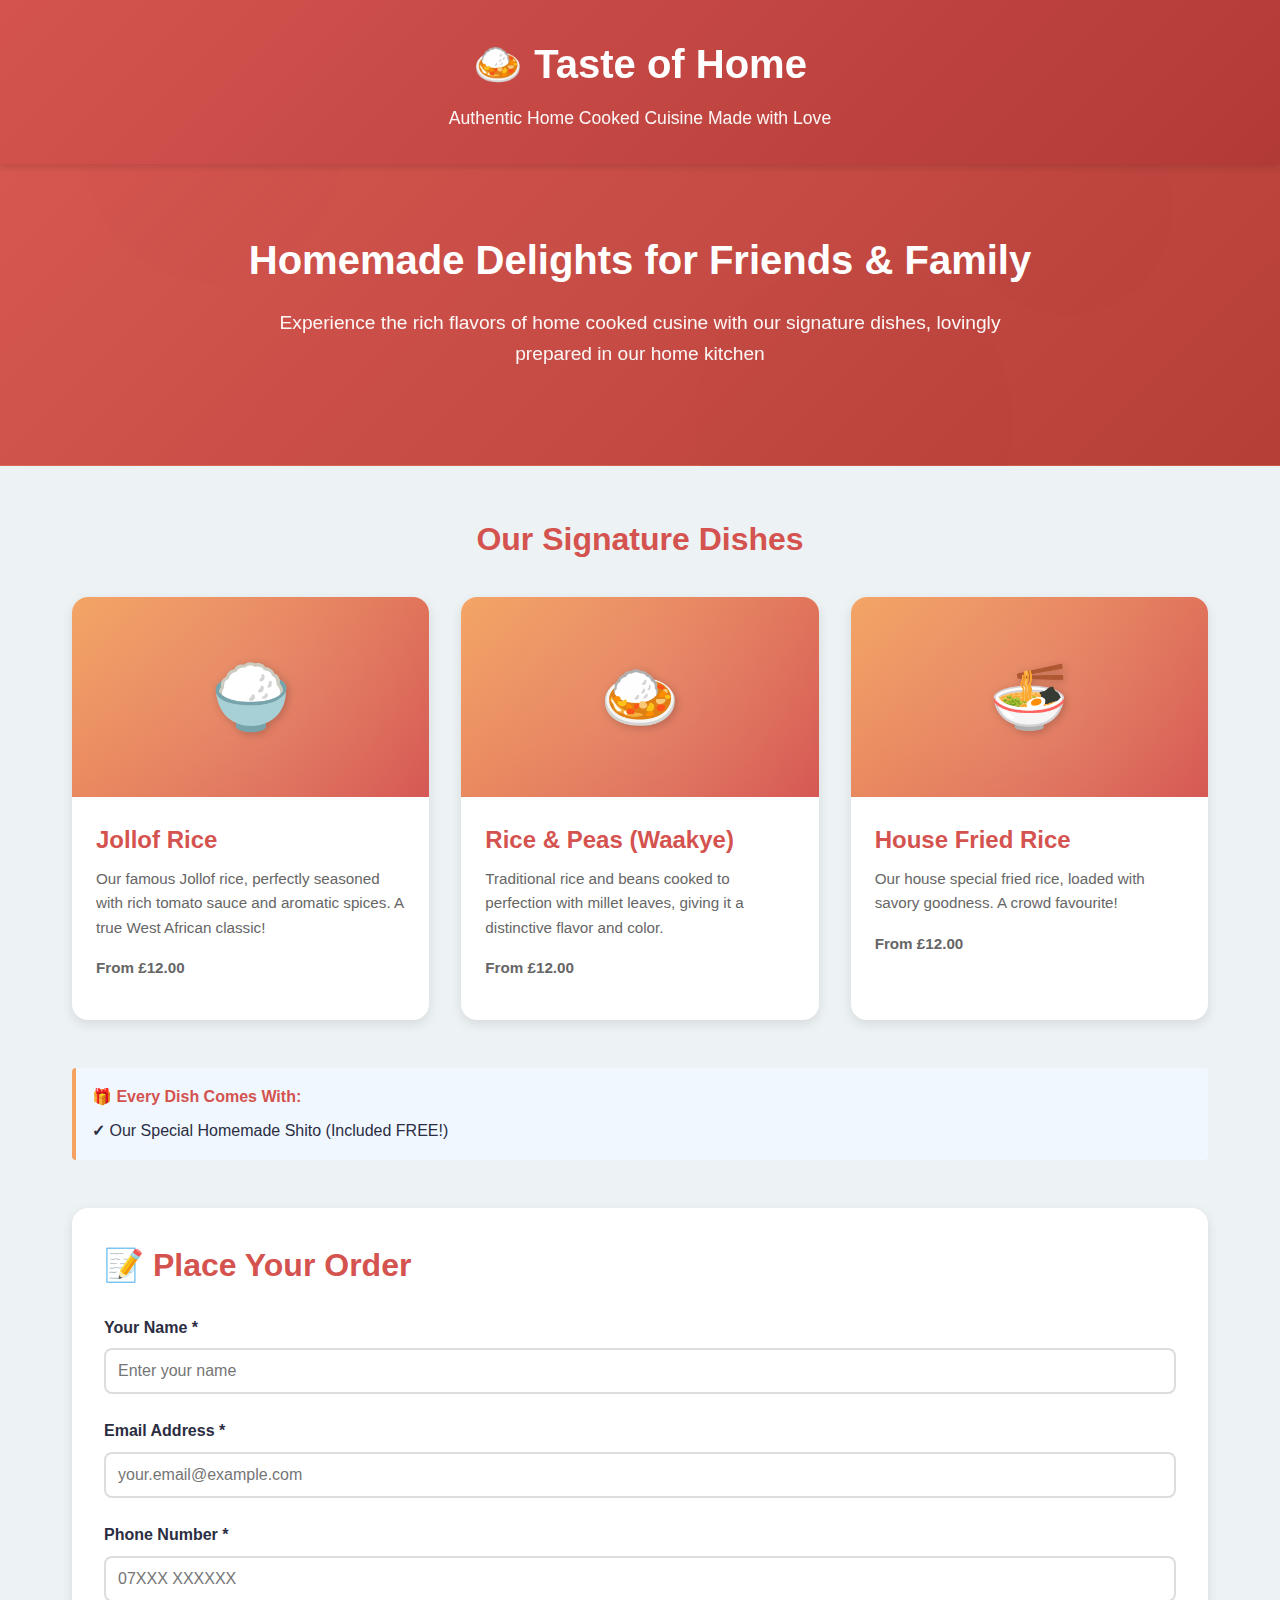
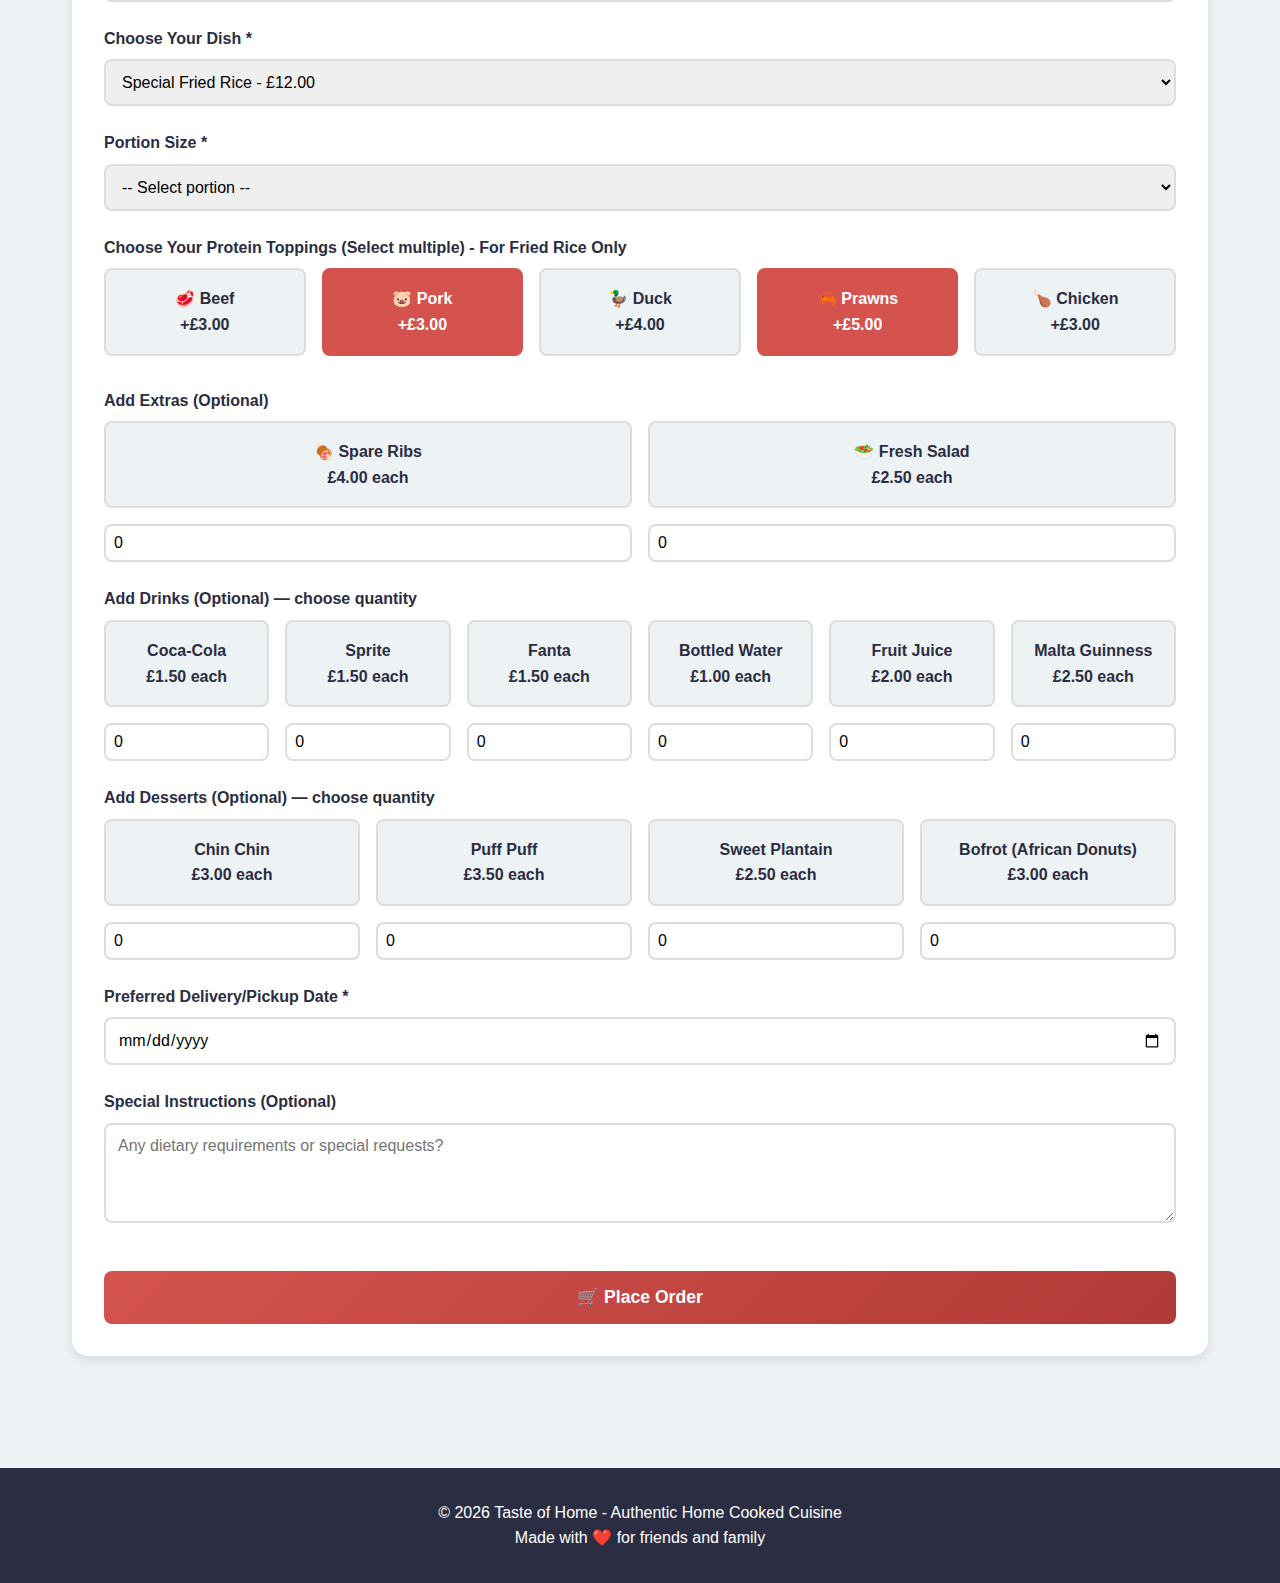
<file: index.html>
<!DOCTYPE html>
<html lang="en">
<head>
    <meta charset="UTF-8">
    <meta name="viewport" content="width=device-width, initial-scale=1.0">
    <title>Taste of Home - Authentic Home Cooked Cuisine</title>
    <link rel="stylesheet" href="styles.css">
</head>
<body>
    <div id="partial-header"></div>
    <div id="partial-hero"></div>
    <div id="partial-main"></div>
    <div id="partial-footer"></div>

    <script>
        // Load header, hero, main and footer partials asynchronously and expose a promise
        window.partialsLoaded = (async function() {
            const parts = [
                ['partial-header', 'header.html'],
                ['partial-hero', 'hero.html'],
                ['partial-main', 'main.html'],
                ['partial-footer', 'footer.html']
            ];

            await Promise.all(parts.map(async ([id, url]) => {
                try {
                    const res = await fetch(url);
                    if (!res.ok) throw new Error('Failed to load ' + url + ': ' + res.status);
                    const html = await res.text();
                    const el = document.getElementById(id);
                    if (el) el.innerHTML = html;
                } catch (e) {
                    console.error(e);
                    const el = document.getElementById(id);
                    if (el) el.innerHTML = '';
                }
            }));
        })();
    </script>

    <div class="modal" id="successModal">
        <div class="modal-content">
            <h3>🎉 Order Received!</h3>
            <p>Thank you for your order! We'll be in touch soon to confirm the details.</p>
            <button class="close-modal" onclick="closeModal()">Close</button>
        </div>
    </div>

    <script>
        let menuData = {};
        let form, orderSummary, summaryContent, modal;

        // Initialize after DOM is loaded and partials have been inserted
        document.addEventListener('DOMContentLoaded', async function() {
            // Wait for partials (header/hero/main/footer) to load if they haven't yet
            try {
                if (window.partialsLoaded) await window.partialsLoaded;
            } catch (e) { console.warn('partials load error:', e); }

            console.log('DOM loaded');
            form = document.getElementById('orderForm');
            orderSummary = document.getElementById('orderSummary');
            summaryContent = document.getElementById('summaryContent');
            modal = document.getElementById('successModal');

            console.log('Form element:', form);
            console.log('Order summary:', orderSummary);

            if (!form) {
                console.error('Form not found!');
                return;
            }

            // Set minimum date to today
            const dateInput = document.getElementById('delivery-date');
            const today = new Date().toISOString().split('T')[0];
            dateInput.setAttribute('min', today);

            // Load menu data
            loadMenuData();
        });

        // Load menu data - tries XML first, falls back to hardcoded data
        async function loadMenuData() {
            console.log('=== LOADING MENU DATA ===');
            
            // Try to load from XML first
            try {
                console.log('Attempting to load menu.xml...');
                const response = await fetch('menu.xml');
                
                if (response.ok) {
                    const xmlText = await response.text();
                    console.log('XML loaded, length:', xmlText.length);
                    
                    const parser = new DOMParser();
                    const xmlDoc = parser.parseFromString(xmlText, 'text/xml');

                    // Check for parsing errors
                    const parserError = xmlDoc.querySelector('parsererror');
                    if (parserError) {
                        throw new Error('XML parsing error');
                    }

                    // Parse dishes
                    menuData.dishes = Array.from(xmlDoc.querySelectorAll('dishes > dish')).map(dish => ({
                        id: dish.querySelector('id').textContent,
                        name: dish.querySelector('name').textContent,
                        description: dish.querySelector('description').textContent,
                        emoji: dish.querySelector('emoji').textContent,
                        price: parseFloat(dish.querySelector('base_price').textContent),
                        allowToppings: dish.querySelector('allow_toppings').textContent === 'true'
                    }));

                    // Parse portions
                    menuData.portions = {};
                    xmlDoc.querySelectorAll('portions > portion').forEach(portion => {
                        const id = portion.querySelector('id').textContent;
                        menuData.portions[id] = {
                            name: portion.querySelector('name').textContent,
                            price: parseFloat(portion.querySelector('price').textContent)
                        };
                    });

                    // Parse toppings
                    menuData.toppings = {};
                    xmlDoc.querySelectorAll('toppings > topping').forEach(topping => {
                        const id = topping.querySelector('id').textContent;
                        menuData.toppings[id] = {
                            name: topping.querySelector('name').textContent,
                            emoji: topping.querySelector('emoji').textContent,
                            price: parseFloat(topping.querySelector('price').textContent)
                        };
                    });

                    // Parse extras
                    menuData.extras = {};
                    xmlDoc.querySelectorAll('extras > extra').forEach(extra => {
                        const id = extra.querySelector('id').textContent;
                        menuData.extras[id] = {
                            name: extra.querySelector('name').textContent,
                            emoji: extra.querySelector('emoji').textContent,
                            price: parseFloat(extra.querySelector('price').textContent)
                        };
                    });

                    // Parse drinks
                    menuData.drinks = {};
                    xmlDoc.querySelectorAll('drinks > drink').forEach(drink => {
                        const id = drink.querySelector('id').textContent;
                        menuData.drinks[id] = {
                            name: drink.querySelector('name').textContent,
                            price: parseFloat(drink.querySelector('price').textContent)
                        };
                    });

                    // Parse desserts
                    menuData.desserts = {};
                    xmlDoc.querySelectorAll('desserts > dessert').forEach(dessert => {
                        const id = dessert.querySelector('id').textContent;
                        menuData.desserts[id] = {
                            name: dessert.querySelector('name').textContent,
                            price: parseFloat(dessert.querySelector('price').textContent)
                        };
                    });

                    console.log('XML parsed successfully from menu.xml');
                } else {
                    throw new Error('Failed to fetch menu.xml');
                }
            } catch (error) {
                console.log('XML loading failed, using hardcoded data:', error.message);
                
                // Fallback to hardcoded data (silent fallback, no alert)
                menuData = {
                    dishes: [
                        { id: 'jollof', name: 'Jollof Rice', description: 'Our famous Jollof rice', emoji: '🍚', price: 12.00, allowToppings: false },
                        { id: 'waakye', name: 'Waakye', description: 'Traditional rice and beans', emoji: '🍛', price: 12.00, allowToppings: false },
                        { id: 'fried-rice', name: 'Special Fried Rice', description: 'Our house special', emoji: '🍜', price: 12.00, allowToppings: true }
                    ],
                    portions: {
                        regular: { name: 'Regular', price: 12.00 },
                        large: { name: 'Large', price: 16.00 },
                        family: { name: 'Family Size (Serves 4)', price: 45.00 }
                    },
                    toppings: {
                        beef: { name: 'Beef', emoji: '🥩', price: 3.00 },
                        pork: { name: 'Pork', emoji: '🐷', price: 3.00 },
                        duck: { name: 'Duck', emoji: '🦆', price: 4.00 },
                        prawns: { name: 'Prawns', emoji: '🦐', price: 5.00 },
                        chicken: { name: 'Chicken', emoji: '🍗', price: 3.00 }
                    },
                    extras: {
                        spareribs: { name: 'Spare Ribs', emoji: '🍖', price: 4.00 },
                        salad: { name: 'Fresh Salad', emoji: '🥗', price: 2.50 }
                    },
                    drinks: {
                        coke: { name: 'Coca-Cola', price: 1.50 },
                        sprite: { name: 'Sprite', price: 1.50 },
                        fanta: { name: 'Fanta', price: 1.50 },
                        water: { name: 'Bottled Water', price: 1.00 },
                        juice: { name: 'Fruit Juice', price: 2.00 },
                        malta: { name: 'Malta Guinness', price: 2.50 }
                    },
                    desserts: {
                        'chin-chin': { name: 'Chin Chin', price: 3.00 },
                        'puff-puff': { name: 'Puff Puff', price: 3.50 },
                        plantain: { name: 'Sweet Plantain', price: 2.50 },
                        bofrot: { name: 'Bofrot (African Donuts)', price: 3.00 }
                    }
                };
            }
            
            console.log('Menu data loaded:', menuData);
            console.log('Dishes count:', menuData.dishes.length);
            populateMenuUI();
            setupEventListeners();
        }

        // Populate the UI with menu data
        function populateMenuUI() {
            console.log('=== POPULATE MENU UI CALLED ===');
            console.log('Populating menu UI...');
            console.log('Menu data:', menuData);
            
            // Populate dish dropdown
            const dishSelect = document.getElementById('dish');
            console.log('Dish select element:', dishSelect);
            console.log('Current dish options:', dishSelect.options.length);
            
            menuData.dishes.forEach(dish => {
                const option = document.createElement('option');
                option.value = dish.id;
                option.textContent = `${dish.name} - £${dish.price.toFixed(2)}`;
                dishSelect.appendChild(option);
                console.log('Added dish option:', dish.name);
            });
            console.log('Dishes added:', menuData.dishes.length);
            console.log('Final dish options:', dishSelect.options.length);

            // Populate portion dropdown
            const portionSelect = document.getElementById('portion');
            Object.keys(menuData.portions).forEach(key => {
                const portion = menuData.portions[key];
                const option = document.createElement('option');
                option.value = key;
                option.textContent = `${portion.name} - £${portion.price.toFixed(2)}`;
                portionSelect.appendChild(option);
            });
            console.log('Portions added:', Object.keys(menuData.portions).length);

            // Populate toppings
            const toppingsGrid = document.querySelector('#toppingsGroup .toppings-grid');
            // When rendering toppings, mark stew toppings as waakye-only and protein toppings as fried-rice-only
            const waakyeOnly = new Set(['gammon-stew', 'chicken-stew', 'goat-stew', 'beef-stew']);
            const friedRiceOnly = new Set(['beef', 'pork', 'duck', 'prawns', 'chicken']);
            Object.keys(menuData.toppings).forEach(key => {
                const topping = menuData.toppings[key];
                const div = document.createElement('div');
                div.className = 'topping-option';
                if (waakyeOnly.has(key)) div.dataset.dishes = 'waakye';
                else if (friedRiceOnly.has(key)) div.dataset.dishes = 'fried-rice';
                else div.dataset.dishes = 'all';
                div.innerHTML = `
                    <input type="checkbox" id="${key}" name="toppings" value="${key}">
                    <label for="${key}" class="topping-label">${topping.emoji} ${topping.name}<br>+£${topping.price.toFixed(2)}</label>
                `;
                toppingsGrid.appendChild(div);
            });

            // Populate extras as quantity controls
            const extrasGrid = document.querySelector('#extrasGroup .toppings-grid');
            extrasGrid.innerHTML = '';
            Object.keys(menuData.extras).forEach(key => {
                const extra = menuData.extras[key];
                const div = document.createElement('div');
                div.className = 'topping-option';
                div.innerHTML = `
                    <label class="topping-label" for="${key}-qty">${extra.emoji} ${extra.name}<br>£${extra.price.toFixed(2)} each</label>
                    <input type="number" id="${key}-qty" name="extras-qty" data-item="${key}" min="0" max="20" value="0" style="width: 100%; margin-top:0.5rem; padding:0.5rem;">
                `;
                extrasGrid.appendChild(div);
            });

            // Populate drinks as quantity controls
            const drinksGrid = document.getElementById('drinksGrid');
            if (drinksGrid) drinksGrid.innerHTML = '';
            Object.keys(menuData.drinks).forEach(key => {
                const drink = menuData.drinks[key];
                const div = document.createElement('div');
                div.className = 'topping-option';
                div.innerHTML = `
                    <label class="topping-label" for="${key}-qty">${drink.name}<br>£${drink.price.toFixed(2)} each</label>
                    <input type="number" id="${key}-qty" name="drink-qty" data-item="${key}" min="0" max="20" value="0" style="width:100%; margin-top:0.5rem; padding:0.5rem;">
                `;
                if (drinksGrid) drinksGrid.appendChild(div);
            });

            // Populate desserts as quantity controls
            const dessertsGrid = document.getElementById('dessertsGrid');
            if (dessertsGrid) dessertsGrid.innerHTML = '';
            Object.keys(menuData.desserts).forEach(key => {
                const dessert = menuData.desserts[key];
                const div = document.createElement('div');
                div.className = 'topping-option';
                div.innerHTML = `
                    <label class="topping-label" for="${key}-qty">${dessert.name}<br>£${dessert.price.toFixed(2)} each</label>
                    <input type="number" id="${key}-qty" name="dessert-qty" data-item="${key}" min="0" max="20" value="0" style="width:100%; margin-top:0.5rem; padding:0.5rem;">
                `;
                if (dessertsGrid) dessertsGrid.appendChild(div);
            });
            
            console.log('=== MENU UI POPULATION COMPLETE ===');
        }

        // Load menu data from XML
        async function loadMenuData() {
            try {
                const response = await fetch('menu.xml');
                const xmlText = await response.text();
                const parser = new DOMParser();
                const xmlDoc = parser.parseFromString(xmlText, 'text/xml');

                // Parse dishes
                menuData.dishes = Array.from(xmlDoc.querySelectorAll('dishes > dish')).map(dish => ({
                    id: dish.querySelector('id').textContent,
                    name: dish.querySelector('name').textContent,
                    description: dish.querySelector('description').textContent,
                    emoji: dish.querySelector('emoji').textContent,
                    price: parseFloat(dish.querySelector('base_price').textContent),
                    allowToppings: dish.querySelector('allow_toppings').textContent === 'true'
                }));

                // Parse portions
                menuData.portions = {};
                xmlDoc.querySelectorAll('portions > portion').forEach(portion => {
                    const id = portion.querySelector('id').textContent;
                    menuData.portions[id] = {
                        name: portion.querySelector('name').textContent,
                        price: parseFloat(portion.querySelector('price').textContent)
                    };
                });

                // Parse toppings
                menuData.toppings = {};
                xmlDoc.querySelectorAll('toppings > topping').forEach(topping => {
                    const id = topping.querySelector('id').textContent;
                    menuData.toppings[id] = {
                        name: topping.querySelector('name').textContent,
                        emoji: topping.querySelector('emoji').textContent,
                        price: parseFloat(topping.querySelector('price').textContent)
                    };
                });

                // Parse extras
                menuData.extras = {};
                xmlDoc.querySelectorAll('extras > extra').forEach(extra => {
                    const id = extra.querySelector('id').textContent;
                    menuData.extras[id] = {
                        name: extra.querySelector('name').textContent,
                        emoji: extra.querySelector('emoji').textContent,
                        price: parseFloat(extra.querySelector('price').textContent)
                    };
                });

                // Parse drinks
                menuData.drinks = {};
                xmlDoc.querySelectorAll('drinks > drink').forEach(drink => {
                    const id = drink.querySelector('id').textContent;
                    menuData.drinks[id] = {
                        name: drink.querySelector('name').textContent,
                        price: parseFloat(drink.querySelector('price').textContent)
                    };
                });

                // Parse desserts
                menuData.desserts = {};
                xmlDoc.querySelectorAll('desserts > dessert').forEach(dessert => {
                    const id = dessert.querySelector('id').textContent;
                    menuData.desserts[id] = {
                        name: dessert.querySelector('name').textContent,
                        price: parseFloat(dessert.querySelector('price').textContent)
                    };
                });

                populateMenuUI();
                // Ensure event listeners are attached (in case this function was overridden earlier)
                if (typeof setupEventListeners === 'function') {
                    try { setupEventListeners(); } catch (e) { console.error('setupEventListeners error:', e); }
                }

                // Auto-select the first dish so optional sections (extras/drinks/desserts/toppings) appear
                try {
                    if (menuData.dishes && menuData.dishes.length > 0) {
                        // Prefer 'fried-rice' as the default selected dish if available
                        const preferred = menuData.dishes.find(d => d.id === 'fried-rice');
                        const firstDishId = preferred ? preferred.id : menuData.dishes[0].id;
                        const dishSelectEl = document.getElementById('dish');
                        if (dishSelectEl) {
                            dishSelectEl.value = firstDishId;
                            dishSelectEl.dispatchEvent(new Event('change'));
                        }
                    }
                } catch (e) { console.error('Auto-select dish error:', e); }
            } catch (error) {
                console.error('Error loading menu data:', error);
                alert('Failed to load menu. Please refresh the page.');
            }
        }

        // (duplicate populateMenuUI removed; the primary populateMenuUI defined earlier is used)

        // Return default included toppings for a dish (free with the dish)
        function getDefaultIncludedToppingsForDish(dishId) {
            if (!dishId) return [];
            // For now only fried-rice includes pork and prawns by default
            if (dishId === 'fried-rice') return ['pork', 'prawns'];
            return [];
        }

        // (Intentionally left no portion-price adjustment here)

        function setupEventListeners() {
            console.log('Setting up event listeners');
            console.log('Form in setupEventListeners:', form);
            console.log('Type of form:', typeof form);
            
            if (!form) {
                console.error('Form is undefined in setupEventListeners!');
                return;
            }

            try {
                // Update summary when inputs change
                console.log('Adding change listener to form...');
                form.addEventListener('change', updateSummary);
                console.log('Change listener added successfully');

                // Show/hide sections based on dish selection
                const dishSelect = document.getElementById('dish');
                console.log('Dish select element:', dishSelect);
                
                dishSelect.addEventListener('change', function() {
                    const selectedDish = this.value;
                    const toppingsGroup = document.getElementById('toppingsGroup');
                    const extrasGroup = document.getElementById('extrasGroup');
                    const drinksGroup = document.getElementById('drinksGroup');
                    const dessertGroup = document.getElementById('dessertGroup');

                    if (selectedDish) {
                        // Show extras, drinks, and desserts for any dish
                        extrasGroup.style.display = 'block';
                        drinksGroup.style.display = 'block';
                        dessertGroup.style.display = 'block';

                        // Check if this dish allows toppings
                        const dish = menuData.dishes.find(d => d.id === selectedDish);
                        if (dish && dish.allowToppings) {
                            toppingsGroup.style.display = 'block';

                            // Show/hide individual topping options depending on which dish(s) they apply to
                            document.querySelectorAll('#toppingsGroup .topping-option').forEach(div => {
                                const avail = div.dataset.dishes || 'all';
                                if (avail === 'all' || avail.split(',').includes(selectedDish)) {
                                    div.style.display = '';
                                } else {
                                    // hide toppings not available for this dish and uncheck them
                                    div.style.display = 'none';
                                    const cb = div.querySelector('input[name="toppings"]');
                                    if (cb) cb.checked = false;
                                }
                            });

                            // If fried-rice is selected, pre-check pork and prawns by default
                            if (selectedDish === 'fried-rice') {
                                document.querySelectorAll('#toppingsGroup input[name="toppings"]').forEach(cb => {
                                    if (cb.id === 'pork' || cb.id === 'prawns') cb.checked = true;
                                });
                            }
                        } else {
                            toppingsGroup.style.display = 'none';
                            // Uncheck all toppings if switching away from a toppings-enabled dish
                            document.querySelectorAll('#toppingsGroup input[name="toppings"]').forEach(cb => cb.checked = false);
                        }
                    } else {
                        // Hide all optional sections if no dish selected
                        toppingsGroup.style.display = 'none';
                        extrasGroup.style.display = 'none';
                        drinksGroup.style.display = 'none';
                        dessertGroup.style.display = 'none';

                        // Reset any quantities or checks when nothing is selected
                        document.querySelectorAll('#toppingsGroup input[name="toppings"]').forEach(cb => cb.checked = false);
                        document.querySelectorAll('input[name="extras-qty"]').forEach(n => n.value = 0);
                        document.querySelectorAll('input[name="drink-qty"]').forEach(n => n.value = 0);
                        document.querySelectorAll('input[name="dessert-qty"]').forEach(n => n.value = 0);
                    }
                    
                    // No portion label changes; update summary to reflect any default toppings removed
                    updateSummary();
                });

                // Handle form submission
                form.addEventListener('submit', function(e) {
                    e.preventDefault();

                    // If selected dish requires toppings (fried-rice) ensure at least one topping is chosen
                    const dishSelect = document.getElementById('dish');
                    const selectedDishId = dishSelect ? dishSelect.value : null;
                    const dishObj = menuData.dishes ? menuData.dishes.find(d => d.id === selectedDishId) : null;
                    const requiresToppings = dishObj && dishObj.allowToppings;

                    if (requiresToppings) {
                        const checked = document.querySelectorAll('#toppingsGroup input[name="toppings"]:checked').length;
                        if (checked === 0) {
                            // show inline validation message under toppingsGroup
                            const toppingsGroup = document.getElementById('toppingsGroup');
                            if (toppingsGroup) {
                                let msg = toppingsGroup.querySelector('.validation-msg');
                                if (!msg) {
                                    msg = document.createElement('div');
                                    msg.className = 'validation-msg';
                                    msg.style.color = '#b23a36';
                                    msg.style.marginTop = '0.75rem';
                                    msg.style.fontWeight = '600';
                                    toppingsGroup.appendChild(msg);
                                }
                                msg.textContent = 'Please select at least one protein topping for Special Fried Rice.';
                                // focus the first topping checkbox if available
                                const firstCheckbox = toppingsGroup.querySelector('input[name="toppings"]');
                                if (firstCheckbox) firstCheckbox.focus();
                            }
                            return; // prevent submission
                        }
                    }

                    // Clear any validation message
                    const toppingsGroup = document.getElementById('toppingsGroup');
                    if (toppingsGroup) {
                        const msg = toppingsGroup.querySelector('.validation-msg');
                        if (msg) msg.remove();
                    }

                    // Show success modal
                    modal.classList.add('active');
                    
                    // Reset form after a delay
                    setTimeout(() => {
                        form.reset();
                        orderSummary.style.display = 'none';
                    }, 500);
                });
                
                console.log('Event listeners set up successfully');
            } catch (error) {
                console.error('Error in setupEventListeners:', error);
                console.error('Error stack:', error.stack);
            }
        }

        function updateSummary() {
            const dish = document.getElementById('dish').value;
            const portion = document.getElementById('portion').value;
            const selectedToppings = Array.from(document.querySelectorAll('input[name="toppings"]:checked'))
                .map(el => el.value);

            // Read extras/drinks/desserts quantities
            const selectedExtrasQty = Array.from(document.querySelectorAll('input[name="extras-qty"]'))
                .map(el => ({ id: el.dataset.item, qty: parseInt(el.value, 10) || 0 }))
                .filter(i => i.qty > 0);

            const selectedDrinksQty = Array.from(document.querySelectorAll('input[name="drink-qty"]'))
                .map(el => ({ id: el.dataset.item, qty: parseInt(el.value, 10) || 0 }))
                .filter(i => i.qty > 0);

            const selectedDessertsQty = Array.from(document.querySelectorAll('input[name="dessert-qty"]'))
                .map(el => ({ id: el.dataset.item, qty: parseInt(el.value, 10) || 0 }))
                .filter(i => i.qty > 0);

            if (!dish || !portion) {
                orderSummary.style.display = 'none';
                return;
            }

            // Clear toppings validation message if user selected toppings or dish doesn't require toppings
            try {
                const toppingsGroup = document.getElementById('toppingsGroup');
                if (toppingsGroup) {
                    const msg = toppingsGroup.querySelector('.validation-msg');
                    if (msg && (selectedToppings.length > 0 || dish !== 'fried-rice')) {
                        msg.remove();
                    }
                }
            } catch (e) { /* ignore */ }

            // Determine default included toppings for this dish
            const defaultIncluded = getDefaultIncludedToppingsForDish(dish);

            // Base portion price (full)
            const portionFullPrice = menuData.portions[portion].price;

            let total = portionFullPrice;
            let toppingsTotal = 0;
            let extrasTotal = 0;
            let drinksTotal = 0;
            let dessertsTotal = 0;

            // Only charge for toppings that are not included by default
            selectedToppings.forEach(topping => {
                if (!defaultIncluded.includes(topping)) {
                    toppingsTotal += menuData.toppings[topping].price;
                }
            });

            // Extras: multiply quantity by unit price
            selectedExtrasQty.forEach(item => {
                const price = (menuData.extras[item.id] && menuData.extras[item.id].price) || 0;
                extrasTotal += price * item.qty;
            });

            // Drinks
            selectedDrinksQty.forEach(item => {
                const price = (menuData.drinks[item.id] && menuData.drinks[item.id].price) || 0;
                drinksTotal += price * item.qty;
            });

            // Desserts
            selectedDessertsQty.forEach(item => {
                const price = (menuData.desserts[item.id] && menuData.desserts[item.id].price) || 0;
                dessertsTotal += price * item.qty;
            });

            // Subtract any default toppings that the user has explicitly UNCHECKED
            const removedDefaults = defaultIncluded.filter(id => !selectedToppings.includes(id));
            let removedDefaultsTotal = 0;
            removedDefaults.forEach(id => {
                if (menuData.toppings[id]) {
                    removedDefaultsTotal += menuData.toppings[id].price;
                    total -= menuData.toppings[id].price;
                }
            });

            total += toppingsTotal + extrasTotal + drinksTotal + dessertsTotal;

            const dishData = menuData.dishes.find(d => d.id === dish);
            const portionData = menuData.portions[portion];

            let summaryHTML = `
                <div class="summary-item">
                    <span>Dish:</span>
                    <span>${dishData.name}</span>
                </div>
                <div class="summary-item">
                    <span>Portion:</span>
                    <span>${portionData.name}</span>
                </div>
                <div class="summary-item">
                    <span>Base Price:</span>
                    <span>£${portionFullPrice.toFixed(2)}</span>
                </div>
            `;

            if (selectedToppings.length > 0) {
                const included = selectedToppings.filter(t => defaultIncluded.includes(t)).map(t => menuData.toppings[t].name);
                const paid = selectedToppings.filter(t => !defaultIncluded.includes(t)).map(t => menuData.toppings[t].name);

                if (included.length > 0) {
                    summaryHTML += `
                        <div class="summary-item">
                            <span>Included Proteins:</span>
                            <span>${included.join(', ')}</span>
                        </div>
                    `;
                }

                if (removedDefaults.length > 0) {
                    const removedNames = removedDefaults.map(id => menuData.toppings[id] ? menuData.toppings[id].name : id).join(', ');
                    summaryHTML += `
                        <div class="summary-item">
                            <span>Removed Proteins:</span>
                            <span>-${removedNames} - £${removedDefaultsTotal.toFixed(2)}</span>
                        </div>
                    `;
                }

                if (paid.length > 0) {
                    summaryHTML += `
                        <div class="summary-item">
                            <span>Protein Toppings:</span>
                            <span>${paid.join(', ')}</span>
                        </div>
                        <div class="summary-item">
                            <span>Toppings Cost:</span>
                            <span>£${toppingsTotal.toFixed(2)}</span>
                        </div>
                    `;
                }
            }

            if (selectedExtrasQty.length > 0) {
                selectedExtrasQty.forEach(item => {
                    const name = menuData.extras[item.id] ? menuData.extras[item.id].name : item.id;
                    const unit = menuData.extras[item.id] ? menuData.extras[item.id].price : 0;
                    summaryHTML += `
                        <div class="summary-item">
                            <span>Extra: ${name} x${item.qty}</span>
                            <span>£${(unit * item.qty).toFixed(2)}</span>
                        </div>
                    `;
                });
                summaryHTML += `
                    <div class="summary-item">
                        <span>Extras Cost:</span>
                        <span>£${extrasTotal.toFixed(2)}</span>
                    </div>
                `;
            }

            if (selectedDrinksQty.length > 0) {
                selectedDrinksQty.forEach(item => {
                    const name = menuData.drinks[item.id] ? menuData.drinks[item.id].name : item.id;
                    const unit = menuData.drinks[item.id] ? menuData.drinks[item.id].price : 0;
                    summaryHTML += `
                        <div class="summary-item">
                            <span>Drink: ${name} x${item.qty}</span>
                            <span>£${(unit * item.qty).toFixed(2)}</span>
                        </div>
                    `;
                });
                summaryHTML += `
                    <div class="summary-item">
                        <span>Drinks Cost:</span>
                        <span>£${drinksTotal.toFixed(2)}</span>
                    </div>
                `;
            }

            if (selectedDessertsQty.length > 0) {
                selectedDessertsQty.forEach(item => {
                    const name = menuData.desserts[item.id] ? menuData.desserts[item.id].name : item.id;
                    const unit = menuData.desserts[item.id] ? menuData.desserts[item.id].price : 0;
                    summaryHTML += `
                        <div class="summary-item">
                            <span>Dessert: ${name} x${item.qty}</span>
                            <span>£${(unit * item.qty).toFixed(2)}</span>
                        </div>
                    `;
                });
                summaryHTML += `
                    <div class="summary-item">
                        <span>Desserts Cost:</span>
                        <span>£${dessertsTotal.toFixed(2)}</span>
                    </div>
                `;
            }

            summaryHTML += `
                <div class="summary-item">
                    <span>Includes Free:</span>
                    <span>Homemade Shito</span>
                </div>
                <div class="summary-item">
                    <span>Total:</span>
                    <span>£${total.toFixed(2)}</span>
                </div>
            `;

            summaryContent.innerHTML = summaryHTML;
            orderSummary.style.display = 'block';
        }

        function closeModal() {
            modal.classList.remove('active');
        }
    </script>
</body>
</html>
</file>
<file: styles.css>
* {
    margin: 0;
    padding: 0;
    box-sizing: border-box;
}

:root {
    --primary: #d4534f;
    --primary-dark: #b23a36;
    --secondary: #f4a261;
    --dark: #2b2d42;
    --light: #edf2f4;
    --white: #ffffff;
    --shadow: rgba(0, 0, 0, 0.1);
}

body {
    font-family: 'Segoe UI', Tahoma, Geneva, Verdana, sans-serif;
    line-height: 1.6;
    color: var(--dark);
    background: var(--light);
}

/* Header */
header {
    background: linear-gradient(135deg, var(--primary) 0%, var(--primary-dark) 100%);
    color: var(--white);
    padding: 2rem 0;
    box-shadow: 0 4px 6px var(--shadow);
    position: sticky;
    top: 0;
    z-index: 100;
}

.header-content {
    max-width: 1200px;
    margin: 0 auto;
    padding: 0 2rem;
    text-align: center;
}

h1 {
    font-size: 2.5rem;
    margin-bottom: 0.5rem;
    font-weight: 700;
}

.tagline {
    font-size: 1.1rem;
    opacity: 0.95;
    font-weight: 300;
}

/* Hero Section */
.hero {
    background: linear-gradient(135deg, rgba(212, 83, 79, 0.95), rgba(178, 58, 54, 0.95)),
                url('data:image/svg+xml,<svg xmlns="http://www.w3.org/2000/svg" viewBox="0 0 1200 600"><rect fill="%23f4a261" width="1200" height="600"/><circle fill="%23d4534f" opacity="0.3" cx="200" cy="150" r="120"/><circle fill="%23d4534f" opacity="0.3" cx="800" cy="400" r="150"/><circle fill="%23d4534f" opacity="0.3" cx="1000" cy="200" r="100"/></svg>');
    background-size: cover;
    background-position: center;
    color: var(--white);
    padding: 4rem 2rem;
    text-align: center;
}

.hero-content {
    max-width: 800px;
    margin: 0 auto;
}

.hero h2 {
    font-size: 2.5rem;
    margin-bottom: 1rem;
}

.hero p {
    font-size: 1.2rem;
    margin-bottom: 2rem;
    opacity: 0.95;
}

/* Container */
.container {
    max-width: 1200px;
    margin: 0 auto;
    padding: 3rem 2rem;
}

/* Menu Section */
.menu-grid {
    display: grid;
    grid-template-columns: repeat(auto-fit, minmax(300px, 1fr));
    gap: 2rem;
    margin-bottom: 3rem;
}

.dish-card {
    background: var(--white);
    border-radius: 16px;
    overflow: hidden;
    box-shadow: 0 4px 12px var(--shadow);
    transition: transform 0.3s ease, box-shadow 0.3s ease;
    cursor: pointer;
}

.dish-card:hover {
    transform: translateY(-8px);
    box-shadow: 0 8px 24px rgba(0, 0, 0, 0.15);
}

.dish-image {
    height: 200px;
    background: linear-gradient(135deg, var(--secondary), var(--primary));
    display: flex;
    align-items: center;
    justify-content: center;
    font-size: 4rem;
    position: relative;
    overflow: hidden;
}

.dish-image::before {
    content: '';
    position: absolute;
    top: -50%;
    left: -50%;
    width: 200%;
    height: 200%;
    background: radial-gradient(circle, rgba(255,255,255,0.1) 0%, transparent 70%);
    animation: pulse 3s ease-in-out infinite;
}

@keyframes pulse {
    0%, 100% { transform: scale(1); }
    50% { transform: scale(1.1); }
}

.dish-content {
    padding: 1.5rem;
}

.dish-content h3 {
    font-size: 1.5rem;
    color: var(--primary);
    margin-bottom: 0.5rem;
}

.dish-content p {
    color: #666;
    margin-bottom: 1rem;
    font-size: 0.95rem;
}

.price {
    font-size: 1.3rem;
    font-weight: bold;
    color: var(--primary-dark);
}

/* Order Form */
.order-section {
    background: var(--white);
    border-radius: 16px;
    padding: 2rem;
    box-shadow: 0 4px 12px var(--shadow);
    margin-top: 3rem;
}

.order-section h2 {
    color: var(--primary);
    margin-bottom: 1.5rem;
    font-size: 2rem;
}

.form-group {
    margin-bottom: 1.5rem;
}

label {
    display: block;
    margin-bottom: 0.5rem;
    font-weight: 600;
    color: var(--dark);
}

select, input, textarea {
    width: 100%;
    padding: 0.75rem;
    border: 2px solid #ddd;
    border-radius: 8px;
    font-size: 1rem;
    font-family: inherit;
    transition: border-color 0.3s ease;
}

select:focus, input:focus, textarea:focus {
    outline: none;
    border-color: var(--primary);
}

.toppings-grid {
    display: grid;
    grid-template-columns: repeat(auto-fit, minmax(150px, 1fr));
    gap: 1rem;
    margin-top: 0.5rem;
}

.topping-option {
    position: relative;
}

.topping-option input[type="checkbox"] {
    position: absolute;
    opacity: 0;
}

.topping-label {
    display: block;
    padding: 1rem;
    background: var(--light);
    border: 2px solid #ddd;
    border-radius: 8px;
    text-align: center;
    cursor: pointer;
    transition: all 0.3s ease;
}

.topping-option input[type="checkbox"]:checked + .topping-label {
    background: var(--primary);
    color: var(--white);
    border-color: var(--primary);
}

.topping-label:hover {
    border-color: var(--primary);
}

.included-items {
    background: #f0f7ff;
    border-left: 4px solid var(--secondary);
    padding: 1rem;
    margin: 1rem 0;
    border-radius: 4px;
}

.included-items h4 {
    color: var(--primary);
    margin-bottom: 0.5rem;
}

button {
    background: linear-gradient(135deg, var(--primary), var(--primary-dark));
    color: var(--white);
    padding: 1rem 2rem;
    border: none;
    border-radius: 8px;
    font-size: 1.1rem;
    font-weight: 600;
    cursor: pointer;
    transition: transform 0.3s ease, box-shadow 0.3s ease;
    width: 100%;
    margin-top: 1rem;
}

button:hover {
    transform: translateY(-2px);
    box-shadow: 0 6px 16px rgba(212, 83, 79, 0.3);
}

button:active {
    transform: translateY(0);
}

/* Order Summary */
.order-summary {
    background: #f9f9f9;
    padding: 1.5rem;
    border-radius: 8px;
    margin-top: 1rem;
    border: 2px dashed var(--primary);
}

.order-summary h3 {
    color: var(--primary);
    margin-bottom: 1rem;
}

.summary-item {
    display: flex;
    justify-content: space-between;
    padding: 0.5rem 0;
    border-bottom: 1px solid #ddd;
}

.summary-item:last-child {
    border-bottom: none;
    font-weight: bold;
    font-size: 1.2rem;
    color: var(--primary-dark);
    margin-top: 0.5rem;
}

/* Footer */
footer {
    background: var(--dark);
    color: var(--white);
    text-align: center;
    padding: 2rem;
    margin-top: 4rem;
}

/* Modal */
.modal {
    display: none;
    position: fixed;
    top: 0;
    left: 0;
    width: 100%;
    height: 100%;
    background: rgba(0, 0, 0, 0.7);
    z-index: 1000;
    align-items: center;
    justify-content: center;
}

.modal.active {
    display: flex;
}

.modal-content {
    background: var(--white);
    padding: 2rem;
    border-radius: 16px;
    max-width: 500px;
    width: 90%;
    text-align: center;
    animation: slideIn 0.3s ease;
}

@keyframes slideIn {
    from {
        transform: translateY(-50px);
        opacity: 0;
    }
    to {
        transform: translateY(0);
        opacity: 1;
    }
}

.modal-content h3 {
    color: var(--primary);
    margin-bottom: 1rem;
    font-size: 1.8rem;
}

.modal-content p {
    margin-bottom: 1.5rem;
    color: #666;
}

.close-modal {
    background: var(--secondary);
    padding: 0.75rem 2rem;
}

/* Responsive */
@media (max-width: 768px) {
    h1 {
        font-size: 2rem;
    }

    .hero h2 {
        font-size: 1.8rem;
    }

    .menu-grid {
        grid-template-columns: 1fr;
    }

    .toppings-grid {
        grid-template-columns: repeat(2, 1fr);
    }
}

.emoji-icon {
    filter: drop-shadow(2px 2px 4px rgba(0,0,0,0.2));
}
</file>
